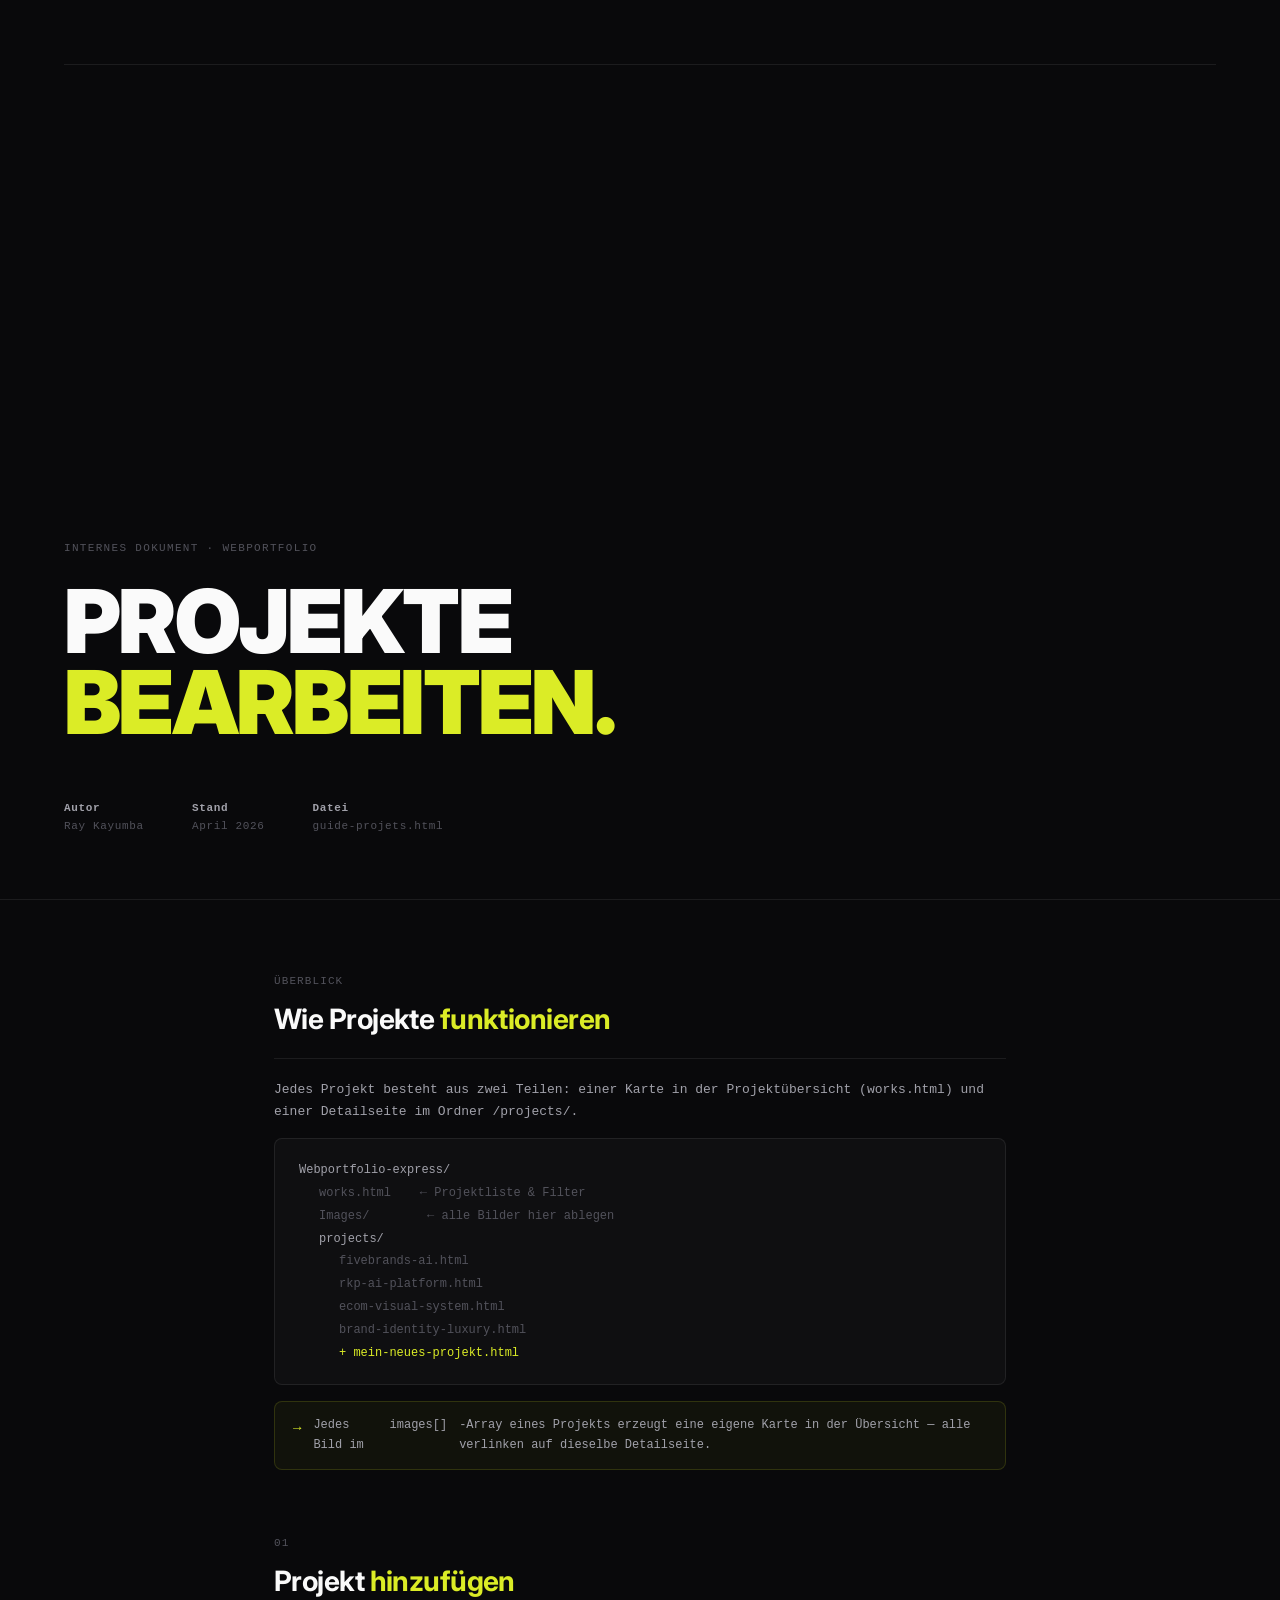
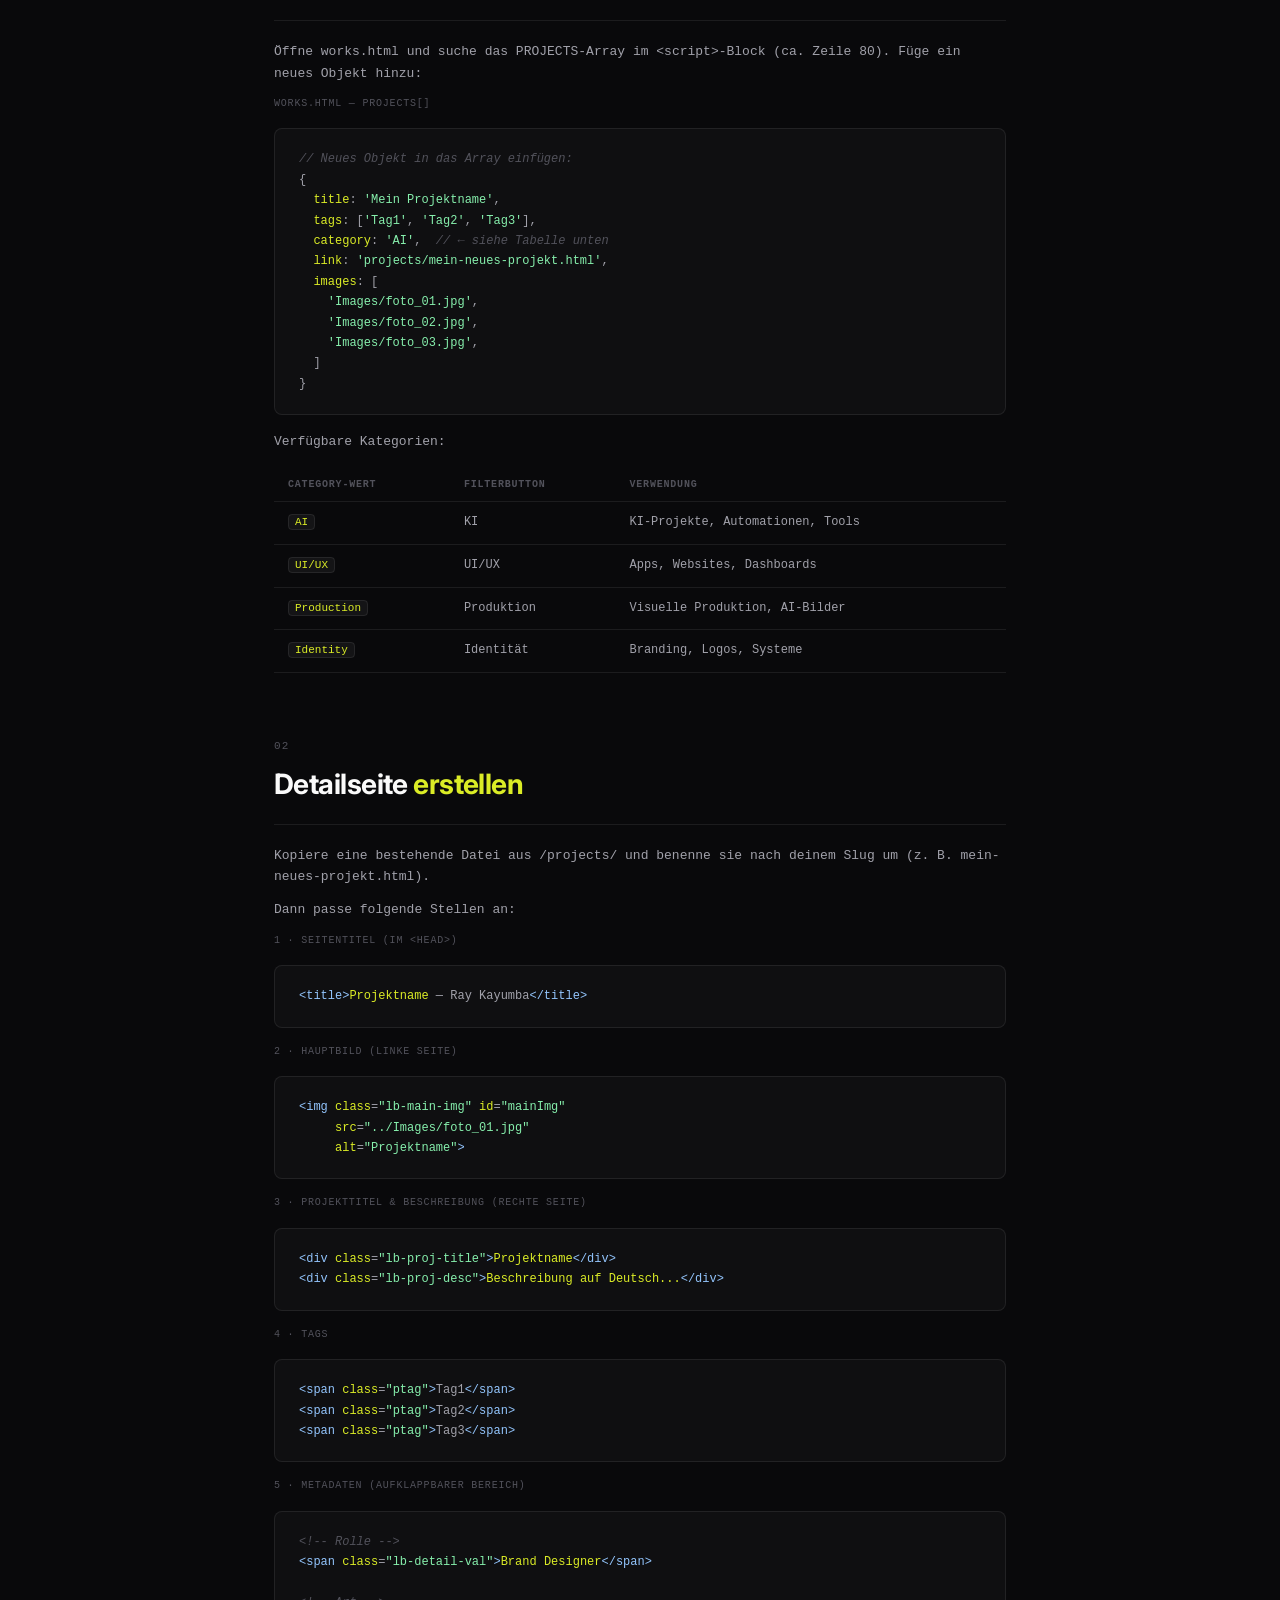
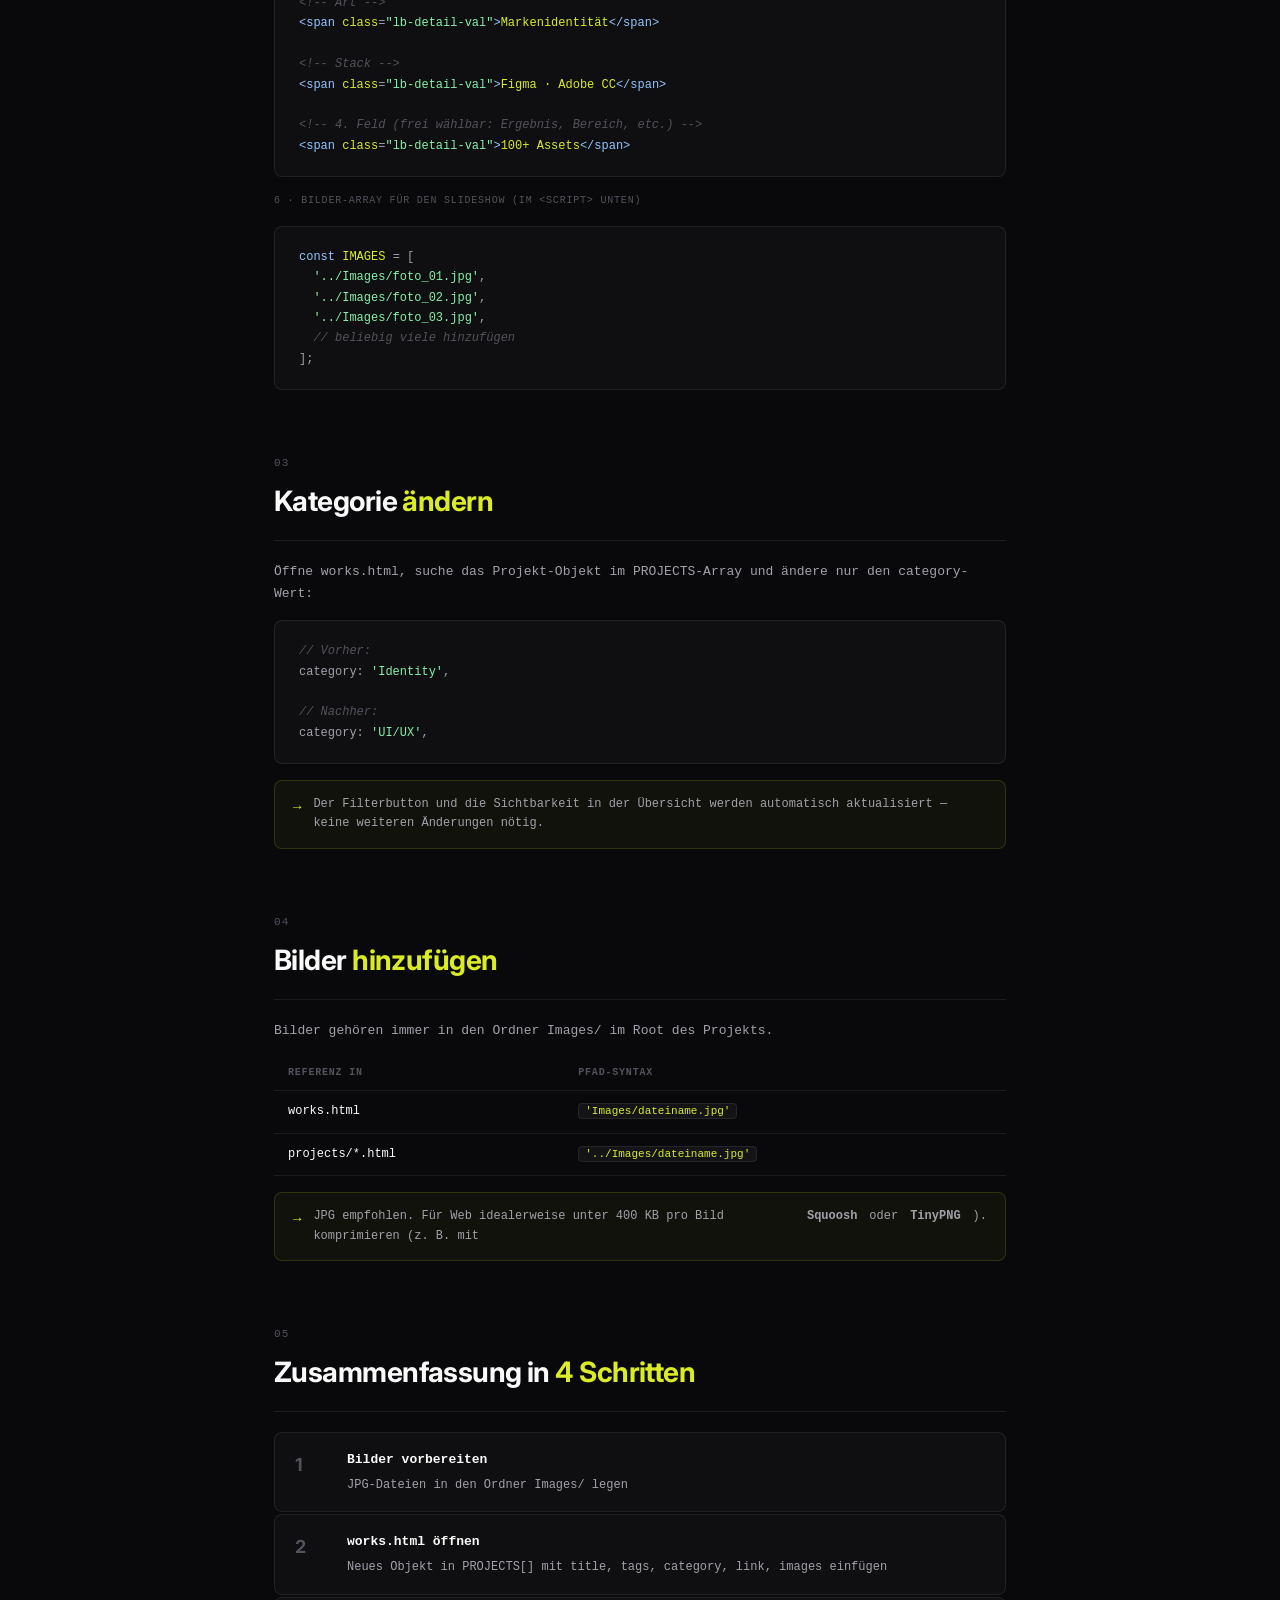
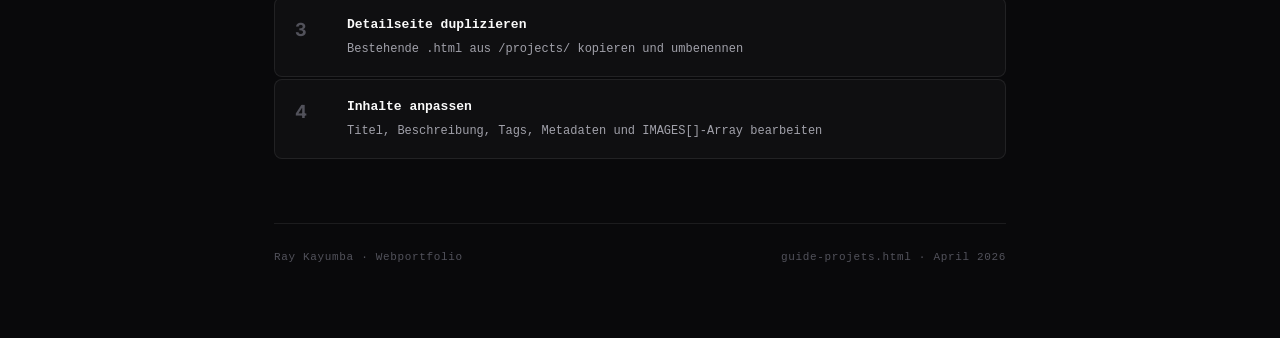
<file: guide-projets.html>
<!DOCTYPE html>
<html lang="de">
<head>
<meta charset="UTF-8">
<meta name="viewport" content="width=device-width, initial-scale=1.0">
<title>Guide — Projekte bearbeiten · Ray Kayumba</title>
<link rel="preconnect" href="https://fonts.googleapis.com">
<link href="https://fonts.googleapis.com/css2?family=Inter:ital,wght@0,300;0,400;0,500;0,700;0,900;1,400&family=Dela+Gothic+One&display=swap" rel="stylesheet">
<style>
  :root {
    --bg: #09090b;
    --bg-card: #0f0f11;
    --bg-subtle: #141416;
    --border: rgba(255,255,255,0.08);
    --border-strong: rgba(255,255,255,0.18);
    --text: #fafafa;
    --text-muted: #a1a1aa;
    --text-subtle: #52525b;
    --accent: #DBEC26;
    --green: #4ade80;
    --radius: 8px;
  }

  * { box-sizing: border-box; margin: 0; padding: 0; }

  body {
    background: var(--bg);
    color: var(--text);
    font-family: 'Geist Mono', monospace;
    font-size: 13px;
    line-height: 1.65;
    padding: 0;
  }

  /* ── COVER ── */
  .cover {
    height: 100vh;
    display: flex;
    flex-direction: column;
    justify-content: flex-end;
    padding: 64px;
    border-bottom: 1px solid var(--border);
    position: relative;
    page-break-after: always;
  }
  .cover-label {
    font-size: 11px;
    color: var(--text-subtle);
    letter-spacing: .12em;
    text-transform: uppercase;
    margin-bottom: 24px;
  }
  .cover-title {
    font-family: 'Inter', sans-serif;
    font-size: clamp(48px, 8vw, 88px);
    font-weight: 900;
    line-height: .92;
    letter-spacing: -.03em;
    text-transform: uppercase;
    color: var(--text);
    margin-bottom: 8px;
  }
  .cover-title span { color: var(--accent); display: block; }
  .cover-meta {
    margin-top: 48px;
    display: flex;
    gap: 48px;
    font-size: 11px;
    color: var(--text-subtle);
    letter-spacing: .06em;
  }
  .cover-meta strong { color: var(--text-muted); }
  .cover-rule {
    position: absolute;
    top: 64px; left: 64px; right: 64px;
    height: 1px;
    background: var(--border);
  }

  /* ── PAGE ── */
  .page {
    max-width: 860px;
    margin: 0 auto;
    padding: 72px 64px;
  }

  /* ── SECTION ── */
  .section { margin-bottom: 64px; page-break-inside: avoid; }

  .section-num {
    font-size: 11px;
    color: var(--text-subtle);
    letter-spacing: .1em;
    text-transform: uppercase;
    margin-bottom: 6px;
  }
  .section-title {
    font-family: 'Inter', sans-serif;
    font-size: 28px;
    font-weight: 700;
    letter-spacing: -.02em;
    margin-bottom: 20px;
    padding-bottom: 16px;
    border-bottom: 1px solid var(--border);
  }
  .section-title em { color: var(--accent); font-style: normal; }

  p { color: var(--text-muted); margin-bottom: 12px; }

  /* ── CODE BLOCK ── */
  .code-block {
    background: var(--bg-card);
    border: 1px solid var(--border);
    border-radius: var(--radius);
    padding: 20px 24px;
    margin: 16px 0;
    overflow: hidden;
  }
  .code-block pre {
    font-family: 'Geist Mono', monospace;
    font-size: 12px;
    color: var(--text-muted);
    line-height: 1.7;
    white-space: pre-wrap;
    word-break: break-word;
  }
  .code-block pre .kw  { color: #93c5fd; }
  .code-block pre .str { color: #86efac; }
  .code-block pre .cm  { color: var(--text-subtle); font-style: italic; }
  .code-block pre .hl  { color: var(--accent); }

  .code-label {
    font-size: 10px;
    color: var(--text-subtle);
    letter-spacing: .08em;
    text-transform: uppercase;
    margin-bottom: 8px;
  }

  /* ── TABLE ── */
  table {
    width: 100%;
    border-collapse: collapse;
    margin: 16px 0;
    font-size: 12px;
  }
  th {
    text-align: left;
    padding: 8px 14px;
    font-size: 10px;
    letter-spacing: .08em;
    text-transform: uppercase;
    color: var(--text-subtle);
    border-bottom: 1px solid var(--border);
  }
  td {
    padding: 11px 14px;
    border-bottom: 1px solid var(--border);
    color: var(--text-muted);
    vertical-align: top;
  }
  td:first-child { color: var(--text); font-weight: 500; }
  td code {
    background: var(--bg-subtle);
    border: 1px solid var(--border);
    border-radius: 4px;
    padding: 1px 6px;
    font-family: 'Geist Mono', monospace;
    font-size: 11px;
    color: var(--accent);
  }

  /* ── STEP CARDS ── */
  .steps { display: flex; flex-direction: column; gap: 2px; margin: 16px 0; }
  .step {
    display: grid;
    grid-template-columns: 36px 1fr;
    gap: 16px;
    align-items: start;
    padding: 16px 20px;
    background: var(--bg-card);
    border: 1px solid var(--border);
    border-radius: var(--radius);
  }
  .step-num {
    font-family: 'Inter', sans-serif;
    font-size: 18px;
    font-weight: 700;
    color: var(--text-subtle);
    padding-top: 1px;
  }
  .step-body strong { color: var(--text); display: block; margin-bottom: 3px; font-size: 13px; }
  .step-body span { color: var(--text-muted); font-size: 12px; }

  /* ── NOTE BOX ── */
  .note {
    display: flex;
    gap: 12px;
    padding: 14px 18px;
    background: rgba(219,236,38,.04);
    border: 1px solid rgba(219,236,38,.15);
    border-radius: var(--radius);
    margin: 16px 0;
    font-size: 12px;
    color: var(--text-muted);
    line-height: 1.6;
  }
  .note-icon { color: var(--accent); font-size: 14px; flex-shrink: 0; margin-top: 1px; }

  /* ── FILE TREE ── */
  .tree {
    background: var(--bg-card);
    border: 1px solid var(--border);
    border-radius: var(--radius);
    padding: 20px 24px;
    margin: 16px 0;
    font-size: 12px;
    line-height: 1.9;
  }
  .tree .folder { color: var(--text-muted); }
  .tree .file   { color: var(--text-subtle); padding-left: 20px; }
  .tree .file.new { color: var(--accent); }
  .tree .file.new::before { content: '+ '; }

  /* ── PRINT ── */
  @media print {
    body { background: #09090b !important; -webkit-print-color-adjust: exact; print-color-adjust: exact; }
    .cover { page-break-after: always; }
    .section { page-break-inside: avoid; }
  }
</style>
</head>
<body>

<!-- COVER -->
<div class="cover">
  <div class="cover-rule"></div>
  <div class="cover-label">Internes Dokument · Webportfolio</div>
  <div class="cover-title">
    Projekte<br>
    <span>Bearbeiten.</span>
  </div>
  <div class="cover-meta">
    <div><strong>Autor</strong><br>Ray Kayumba</div>
    <div><strong>Stand</strong><br>April 2026</div>
    <div><strong>Datei</strong><br>guide-projets.html</div>
  </div>
</div>

<div class="page">

  <!-- OVERVIEW -->
  <div class="section">
    <div class="section-num">Überblick</div>
    <div class="section-title">Wie Projekte <em>funktionieren</em></div>
    <p>Jedes Projekt besteht aus zwei Teilen: einer Karte in der Projektübersicht (<code>works.html</code>) und einer Detailseite im Ordner <code>/projects/</code>.</p>

    <div class="tree">
      <div class="folder">Webportfolio-express/</div>
      <div class="file">works.html &nbsp;&nbsp;&nbsp;<span style="color:var(--text-subtle)">← Projektliste &amp; Filter</span></div>
      <div class="file">Images/ &nbsp;&nbsp;&nbsp;&nbsp;&nbsp;&nbsp;&nbsp;<span style="color:var(--text-subtle)">← alle Bilder hier ablegen</span></div>
      <div class="folder" style="padding-left:20px">projects/</div>
      <div class="file" style="padding-left:40px">fivebrands-ai.html</div>
      <div class="file" style="padding-left:40px">rkp-ai-platform.html</div>
      <div class="file" style="padding-left:40px">ecom-visual-system.html</div>
      <div class="file" style="padding-left:40px">brand-identity-luxury.html</div>
      <div class="file new" style="padding-left:40px">mein-neues-projekt.html</div>
    </div>

    <div class="note">
      <div class="note-icon">→</div>
      Jedes Bild im <code>images[]</code>-Array eines Projekts erzeugt eine eigene Karte in der Übersicht — alle verlinken auf dieselbe Detailseite.
    </div>
  </div>

  <!-- SECTION 1 -->
  <div class="section">
    <div class="section-num">01</div>
    <div class="section-title">Projekt <em>hinzufügen</em></div>

    <p>Öffne <code>works.html</code> und suche das <code>PROJECTS</code>-Array im <code>&lt;script&gt;</code>-Block (ca. Zeile 80). Füge ein neues Objekt hinzu:</p>

    <div class="code-label">works.html — PROJECTS[]</div>
    <div class="code-block"><pre><span class="cm">// Neues Objekt in das Array einfügen:</span>
{
  <span class="hl">title</span>: <span class="str">'Mein Projektname'</span>,
  <span class="hl">tags</span>: [<span class="str">'Tag1'</span>, <span class="str">'Tag2'</span>, <span class="str">'Tag3'</span>],
  <span class="hl">category</span>: <span class="str">'AI'</span>,  <span class="cm">// ← siehe Tabelle unten</span>
  <span class="hl">link</span>: <span class="str">'projects/mein-neues-projekt.html'</span>,
  <span class="hl">images</span>: [
    <span class="str">'Images/foto_01.jpg'</span>,
    <span class="str">'Images/foto_02.jpg'</span>,
    <span class="str">'Images/foto_03.jpg'</span>,
  ]
}</pre></div>

    <p style="margin-top:16px">Verfügbare Kategorien:</p>
    <table>
      <tr><th>category-Wert</th><th>Filterbutton</th><th>Verwendung</th></tr>
      <tr><td><code>AI</code></td><td>KI</td><td>KI-Projekte, Automationen, Tools</td></tr>
      <tr><td><code>UI/UX</code></td><td>UI/UX</td><td>Apps, Websites, Dashboards</td></tr>
      <tr><td><code>Production</code></td><td>Produktion</td><td>Visuelle Produktion, AI-Bilder</td></tr>
      <tr><td><code>Identity</code></td><td>Identität</td><td>Branding, Logos, Systeme</td></tr>
    </table>
  </div>

  <!-- SECTION 2 -->
  <div class="section">
    <div class="section-num">02</div>
    <div class="section-title">Detailseite <em>erstellen</em></div>

    <p>Kopiere eine bestehende Datei aus <code>/projects/</code> und benenne sie nach deinem Slug um (z. B. <code>mein-neues-projekt.html</code>).</p>

    <p style="margin-top:8px">Dann passe folgende Stellen an:</p>

    <div class="code-label">1 · Seitentitel (im &lt;head&gt;)</div>
    <div class="code-block"><pre><span class="kw">&lt;title&gt;</span><span class="hl">Projektname</span> — Ray Kayumba<span class="kw">&lt;/title&gt;</span></pre></div>

    <div class="code-label">2 · Hauptbild (linke Seite)</div>
    <div class="code-block"><pre><span class="kw">&lt;img</span> <span class="hl">class</span>=<span class="str">"lb-main-img"</span> <span class="hl">id</span>=<span class="str">"mainImg"</span>
     <span class="hl">src</span>=<span class="str">"../Images/foto_01.jpg"</span>
     <span class="hl">alt</span>=<span class="str">"Projektname"</span><span class="kw">&gt;</span></pre></div>

    <div class="code-label">3 · Projekttitel &amp; Beschreibung (rechte Seite)</div>
    <div class="code-block"><pre><span class="kw">&lt;div</span> <span class="hl">class</span>=<span class="str">"lb-proj-title"</span><span class="kw">&gt;</span><span class="hl">Projektname</span><span class="kw">&lt;/div&gt;</span>
<span class="kw">&lt;div</span> <span class="hl">class</span>=<span class="str">"lb-proj-desc"</span><span class="kw">&gt;</span><span class="hl">Beschreibung auf Deutsch...</span><span class="kw">&lt;/div&gt;</span></pre></div>

    <div class="code-label">4 · Tags</div>
    <div class="code-block"><pre><span class="kw">&lt;span</span> <span class="hl">class</span>=<span class="str">"ptag"</span><span class="kw">&gt;</span>Tag1<span class="kw">&lt;/span&gt;</span>
<span class="kw">&lt;span</span> <span class="hl">class</span>=<span class="str">"ptag"</span><span class="kw">&gt;</span>Tag2<span class="kw">&lt;/span&gt;</span>
<span class="kw">&lt;span</span> <span class="hl">class</span>=<span class="str">"ptag"</span><span class="kw">&gt;</span>Tag3<span class="kw">&lt;/span&gt;</span></pre></div>

    <div class="code-label">5 · Metadaten (aufklappbarer Bereich)</div>
    <div class="code-block"><pre><span class="cm">&lt;!-- Rolle --&gt;</span>
<span class="kw">&lt;span</span> <span class="hl">class</span>=<span class="str">"lb-detail-val"</span><span class="kw">&gt;</span><span class="hl">Brand Designer</span><span class="kw">&lt;/span&gt;</span>

<span class="cm">&lt;!-- Art --&gt;</span>
<span class="kw">&lt;span</span> <span class="hl">class</span>=<span class="str">"lb-detail-val"</span><span class="kw">&gt;</span><span class="hl">Markenidentität</span><span class="kw">&lt;/span&gt;</span>

<span class="cm">&lt;!-- Stack --&gt;</span>
<span class="kw">&lt;span</span> <span class="hl">class</span>=<span class="str">"lb-detail-val"</span><span class="kw">&gt;</span><span class="hl">Figma · Adobe CC</span><span class="kw">&lt;/span&gt;</span>

<span class="cm">&lt;!-- 4. Feld (frei wählbar: Ergebnis, Bereich, etc.) --&gt;</span>
<span class="kw">&lt;span</span> <span class="hl">class</span>=<span class="str">"lb-detail-val"</span><span class="kw">&gt;</span><span class="hl">100+ Assets</span><span class="kw">&lt;/span&gt;</span></pre></div>

    <div class="code-label">6 · Bilder-Array für den Slideshow (im &lt;script&gt; unten)</div>
    <div class="code-block"><pre><span class="kw">const</span> <span class="hl">IMAGES</span> = [
  <span class="str">'../Images/foto_01.jpg'</span>,
  <span class="str">'../Images/foto_02.jpg'</span>,
  <span class="str">'../Images/foto_03.jpg'</span>,
  <span class="cm">// beliebig viele hinzufügen</span>
];</pre></div>
  </div>

  <!-- SECTION 3 -->
  <div class="section">
    <div class="section-num">03</div>
    <div class="section-title">Kategorie <em>ändern</em></div>

    <p>Öffne <code>works.html</code>, suche das Projekt-Objekt im <code>PROJECTS</code>-Array und ändere nur den <code>category</code>-Wert:</p>

    <div class="code-block"><pre><span class="cm">// Vorher:</span>
category: <span class="str">'Identity'</span>,

<span class="cm">// Nachher:</span>
category: <span class="str">'UI/UX'</span>,</pre></div>

    <div class="note">
      <div class="note-icon">→</div>
      Der Filterbutton und die Sichtbarkeit in der Übersicht werden automatisch aktualisiert — keine weiteren Änderungen nötig.
    </div>
  </div>

  <!-- SECTION 4 -->
  <div class="section">
    <div class="section-num">04</div>
    <div class="section-title">Bilder <em>hinzufügen</em></div>

    <p>Bilder gehören immer in den Ordner <code>Images/</code> im Root des Projekts.</p>

    <table>
      <tr><th>Referenz in</th><th>Pfad-Syntax</th></tr>
      <tr><td>works.html</td><td><code>'Images/dateiname.jpg'</code></td></tr>
      <tr><td>projects/*.html</td><td><code>'../Images/dateiname.jpg'</code></td></tr>
    </table>

    <div class="note">
      <div class="note-icon">→</div>
      JPG empfohlen. Für Web idealerweise unter 400 KB pro Bild komprimieren (z. B. mit <strong>Squoosh</strong> oder <strong>TinyPNG</strong>).
    </div>
  </div>

  <!-- SECTION 5 -->
  <div class="section">
    <div class="section-num">05</div>
    <div class="section-title">Zusammenfassung in <em>4 Schritten</em></div>

    <div class="steps">
      <div class="step">
        <div class="step-num">1</div>
        <div class="step-body">
          <strong>Bilder vorbereiten</strong>
          <span>JPG-Dateien in den Ordner <code>Images/</code> legen</span>
        </div>
      </div>
      <div class="step">
        <div class="step-num">2</div>
        <div class="step-body">
          <strong>works.html öffnen</strong>
          <span>Neues Objekt in <code>PROJECTS[]</code> mit title, tags, category, link, images einfügen</span>
        </div>
      </div>
      <div class="step">
        <div class="step-num">3</div>
        <div class="step-body">
          <strong>Detailseite duplizieren</strong>
          <span>Bestehende <code>.html</code> aus <code>/projects/</code> kopieren und umbenennen</span>
        </div>
      </div>
      <div class="step">
        <div class="step-num">4</div>
        <div class="step-body">
          <strong>Inhalte anpassen</strong>
          <span>Titel, Beschreibung, Tags, Metadaten und <code>IMAGES[]</code>-Array bearbeiten</span>
        </div>
      </div>
    </div>
  </div>

  <!-- FOOTER -->
  <div style="border-top:1px solid var(--border);padding-top:24px;display:flex;justify-content:space-between;font-size:11px;color:var(--text-subtle);letter-spacing:.06em;">
    <span>Ray Kayumba · Webportfolio</span>
    <span>guide-projets.html · April 2026</span>
  </div>

</div>
</body>
</html>
</file>
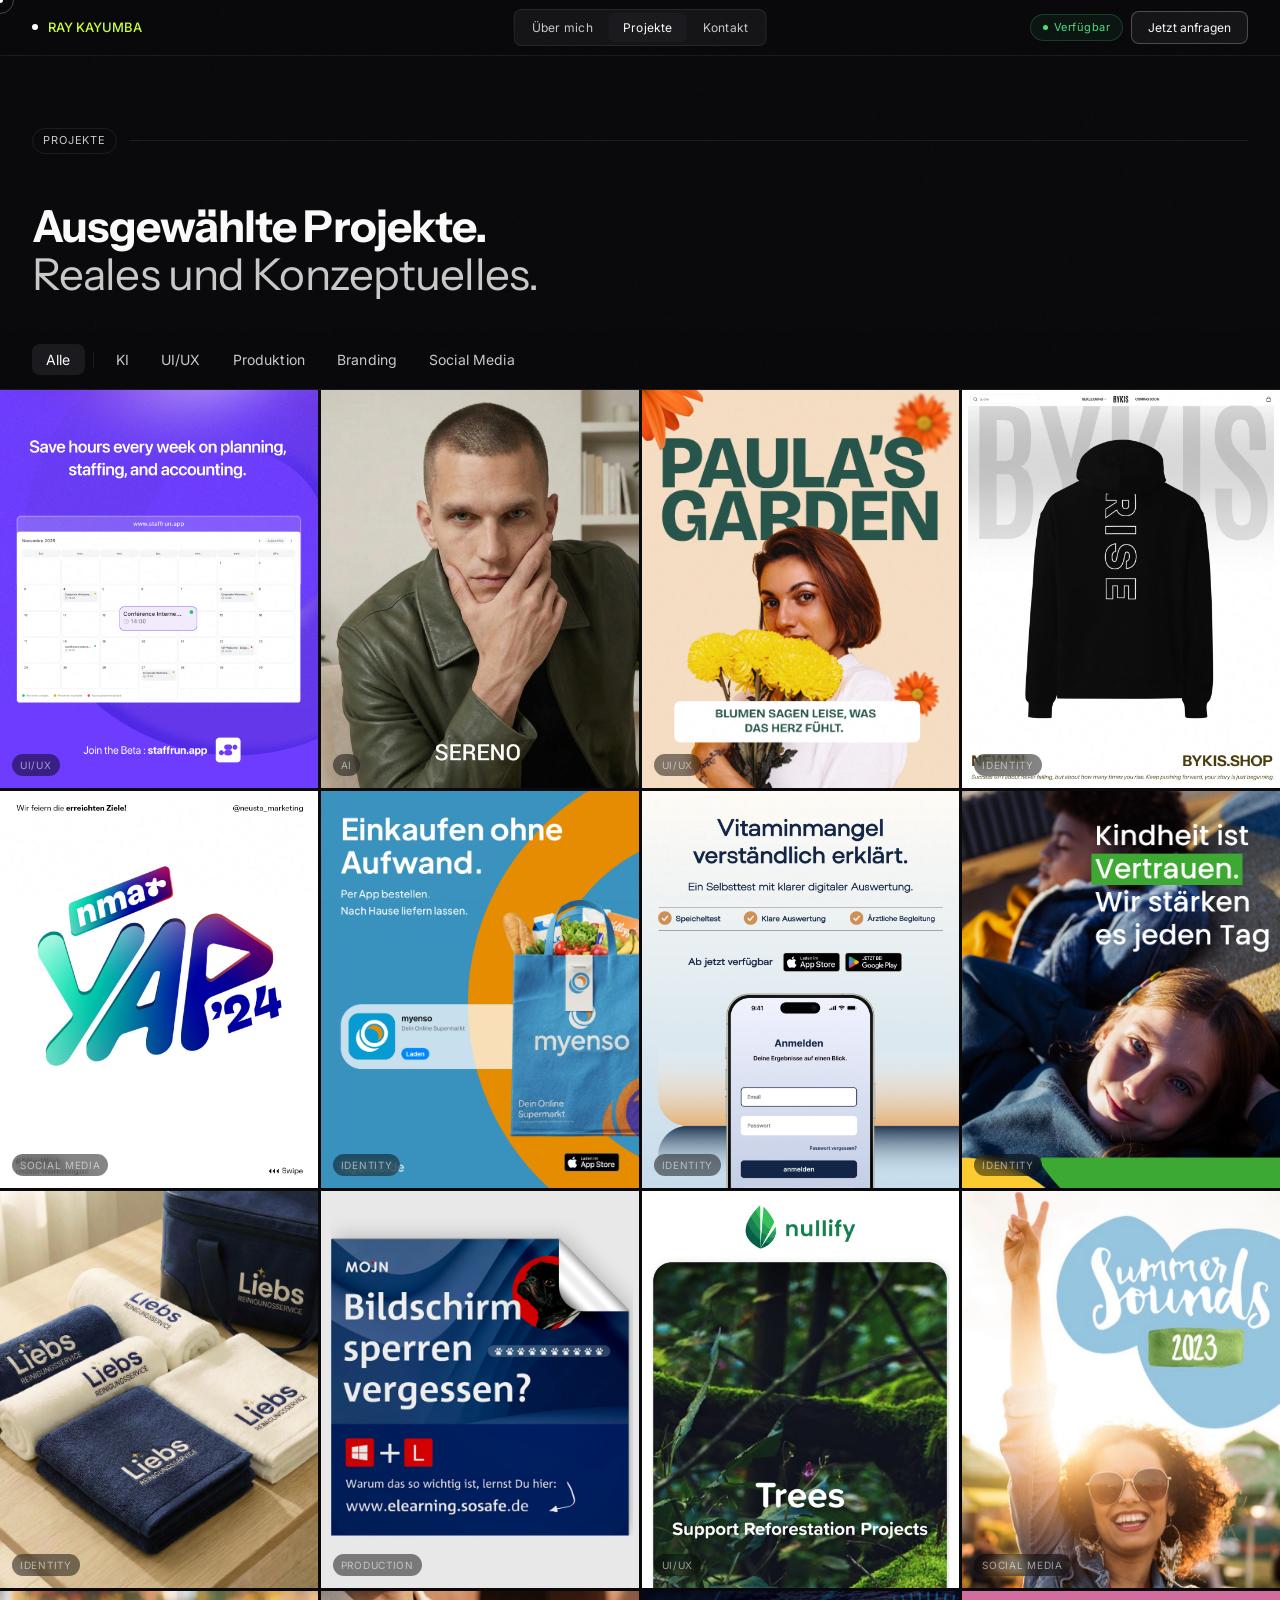
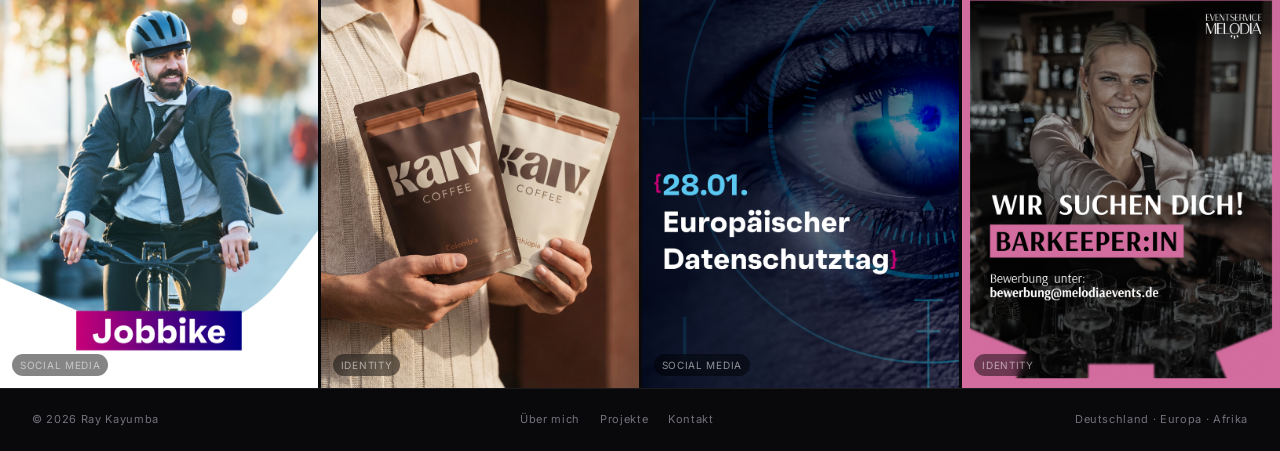
<file: projects/project.html>
<!DOCTYPE html>
<html lang="de">
<head>
<meta charset="UTF-8">
<meta name="viewport" content="width=device-width, initial-scale=1.0">
<title>Projekt — Ray Kayumba</title>
<link rel="icon" type="image/png" href="../Images/RKP_fav.png">
<link rel="preconnect" href="https://fonts.googleapis.com">
<link href="https://fonts.googleapis.com/css2?family=Inter:ital,wght@0,300;0,400;0,500;0,700;0,900;1,400&family=Instrument+Sans:wght@400;700&display=swap" rel="stylesheet">
<link rel="stylesheet" href="../style.css">
</head>
<body>

<div class="cursor" id="cursor"></div>
<div class="cursor-ring" id="ring"></div>

<nav>
  <a href="../index.html" class="nav-logo">
    <div class="nav-dot"></div>
    RAY KAYUMBA
  </a>
  <div class="nav-center">
    <a href="../index.html#about">Über mich</a>
    <a href="../works.html" class="nav-active">Projekte</a>
    <a href="../index.html#contact">Kontakt</a>
  </div>
  <div class="nav-right">
    <div class="badge-avail"><span></span>Verfügbar</div>
    <a href="../index.html#contact" class="btn-nav">Jetzt anfragen</a>
    <button class="nav-menu-btn" id="menuBtn" aria-label="Menu" aria-expanded="false">
      <span></span><span></span><span></span>
    </button>
  </div>
</nav>

<div class="mobile-menu-overlay" id="menuOverlay"></div>
<div class="mobile-menu" id="mobileMenu">
  <a href="../index.html#about">Über mich</a>
  <a href="../works.html">Projekte</a>
  <a href="../index.html#contact">Kontakt</a>
  <a href="../index.html#contact" class="mobile-menu-cta">Jetzt anfragen →</a>
</div>

<div class="proj-detail-page" id="detailPage">

  <!-- LEFT: slideshow -->
  <div class="lb-left">
    <div class="lb-img-wrap">
      <img class="lb-main-img" id="mainImg" src="" alt="">
    </div>
    <button class="lb-nav lb-prev" id="prevBtn">←</button>
    <button class="lb-nav lb-next" id="nextBtn">→</button>
    <div class="lb-thumbs" id="thumbs"></div>
  </div>

  <!-- RIGHT: info panel -->
  <div class="lb-right">
    <div class="lb-right-inner">

      <div class="lb-top-actions">
        <button class="lb-action-btn" id="closeBtn" title="Zurück zu Projekten">✕</button>
      </div>

      <div class="lb-meta-header">
        <div class="lb-avatar"><img src="../Images/avatar_ray.jpg" alt="Ray Kayumba" style="width:100%;height:100%;object-fit:cover;border-radius:50%;"></div>
        <div>
          <div class="lb-author">Ray Kayumba</div>
          <div class="lb-date" id="projYear"></div>
        </div>
      </div>

      <div class="lb-section">
        <div class="lb-section-label">Projekt</div>
        <div class="lb-proj-title" id="projTitle"></div>
      </div>

      <div class="lb-section" style="margin-top:16px">
        <div class="lb-section-label">Beschreibung</div>
        <div class="lb-proj-desc" id="projDesc"></div>
      </div>

      <div class="lb-proj-tags" id="projTags" style="margin-top:16px"></div>

      <div class="lb-details-toggle" id="lbToggle">
        Details anzeigen
        <span class="lb-chevron" id="lbChevron">∧</span>
      </div>

      <div class="lb-details-body open" id="lbDetailsBody"></div>

      <div class="lb-cta-grid lb-cta-single" style="margin-top:24px">
        <a href="../index.html#contact" class="lb-cta-btn lb-cta-primary">Kontakt aufnehmen</a>
      </div>

    </div>
  </div>

</div>

<script src="../projects.js"></script>
<script src="../script.js"></script>
<script>
// ── Lire le slug depuis l'URL ──────────────────────────────────────────────
const slug = new URLSearchParams(location.search).get('slug');
const proj = PROJECTS.find(p => p.slug === slug);

if (!proj) {
  location.href = '../works.html';
}

// ── Remplir le titre de la page ───────────────────────────────────────────
document.title = proj.title + ' — Ray Kayumba';

// ── Remplir le panneau droit ──────────────────────────────────────────────
document.getElementById('projYear').textContent = proj.year || '';
document.getElementById('projTitle').textContent = proj.title;
document.getElementById('projDesc').textContent = proj.description;

const tagsEl = document.getElementById('projTags');
proj.tags.forEach(t => {
  const s = document.createElement('span');
  s.className = 'ptag';
  s.textContent = t;
  tagsEl.appendChild(s);
});

const details = document.getElementById('lbDetailsBody');
const rows = [
  { key: 'Rolle', val: proj.role },
  { key: 'Art',   val: proj.type },
  { key: 'Stack', val: proj.stack },
];
if (proj.extra) rows.push({ key: proj.extra.key, val: proj.extra.val });

rows.forEach(r => {
  details.innerHTML += `
    <div class="lb-detail-row">
      <span class="lb-detail-key">${r.key}</span>
      <span class="lb-detail-val">${r.val}</span>
    </div>`;
});

// ── Slideshow ─────────────────────────────────────────────────────────────
// Les images sont dans Images/{slug}/ relatif à la racine du site,
// mais ce fichier est dans projects/ → préfixe ../
const IMAGES = proj.images.map(img => '../' + proj.folder + '/' + img);
let current = 0;
const mainImg = document.getElementById('mainImg');
const thumbsEl = document.getElementById('thumbs');

mainImg.src = IMAGES[0];
mainImg.alt = proj.title;

function renderThumbs() {
  thumbsEl.innerHTML = IMAGES.map((src, i) => `
    <div class="lb-thumb ${i === current ? 'active' : ''}" data-i="${i}">
      <img src="${src}" alt="" loading="lazy">
    </div>
  `).join('');
  thumbsEl.querySelectorAll('.lb-thumb').forEach(th => {
    th.addEventListener('click', () => { current = parseInt(th.dataset.i); go(); });
  });
  const active = thumbsEl.querySelector('.lb-thumb.active');
  if (active) thumbsEl.scrollLeft = active.offsetLeft - thumbsEl.offsetWidth / 2 + active.offsetWidth / 2;
}

function go() {
  mainImg.style.opacity = '0';
  setTimeout(() => { mainImg.src = IMAGES[current]; mainImg.style.opacity = '1'; }, 120);
  renderThumbs();
}

function navigate(dir, e) {
  if (e) { e.preventDefault(); e.currentTarget.blur(); }
  current = (current + dir + IMAGES.length) % IMAGES.length;
  go();
}

document.getElementById('prevBtn').addEventListener('click', e => navigate(-1, e));
document.getElementById('nextBtn').addEventListener('click', e => navigate(1, e));
document.addEventListener('keydown', e => {
  if (e.key === 'ArrowLeft')  navigate(-1);
  if (e.key === 'ArrowRight') navigate(1);
});

// ── Bouton fermer ─────────────────────────────────────────────────────────
document.getElementById('closeBtn').addEventListener('click', () => {
  if (document.referrer.includes('works')) history.back();
  else location.href = '../works.html';
});

// ── Accordion ─────────────────────────────────────────────────────────────
const toggle = document.getElementById('lbToggle');
const body   = document.getElementById('lbDetailsBody');
const chev   = document.getElementById('lbChevron');
let open = true;
toggle.addEventListener('click', () => {
  open = !open;
  body.classList.toggle('open', open);
  chev.style.transform = open ? '' : 'rotate(180deg)';
});

renderThumbs();
</script>
</body>
</html>
</file>
<file: style.css>
:root {
  --bg: #09090b;
  --bg-card: #0f0f11;
  --bg-subtle: #141416;
  --bg-hover: #1a1a1e;
  --border: rgba(255,255,255,0.08);
  --border-hover: rgba(255,255,255,0.16);
  --border-strong: rgba(255,255,255,0.24);
  --text: #fafafa;
  --text-muted: #c9c9c9;
  --text-subtle: #72727d;
  --accent: #CEFF3B;
  --white: #ffffff;
  --radius: 8px;
  --radius-lg: 12px;
}
*,*::before,*::after{box-sizing:border-box;margin:0;padding:0}
html{scroll-behavior:smooth}
body{background:var(--bg);color:var(--text);font-family:'Inter',sans-serif;font-size:13px;font-weight:400;line-height:1.6;overflow-x:hidden;cursor:none}

/* noise */
body::after{content:'';position:fixed;inset:0;background-image:url("data:image/svg+xml,%3Csvg viewBox='0 0 200 200' xmlns='http://www.w3.org/2000/svg'%3E%3Cfilter id='n'%3E%3CfeTurbulence type='fractalNoise' baseFrequency='0.85' numOctaves='4' stitchTiles='stitch'/%3E%3C/filter%3E%3Crect width='100%25' height='100%25' filter='url(%23n)' opacity='0.035'/%3E%3C/svg%3E");pointer-events:none;z-index:9999;opacity:0.5}

/* cursor */
.cursor{position:fixed;width:6px;height:6px;background:#fff;border-radius:50%;pointer-events:none;z-index:10000;transform:translate(-50%,-50%);transition:transform .1s,background .2s}
.cursor-ring{position:fixed;width:28px;height:28px;border:1px solid rgba(255,255,255,.25);border-radius:50%;pointer-events:none;z-index:9999;transform:translate(-50%,-50%);transition:width .2s,height .2s,opacity .2s}

/* nav */
nav{position:fixed;top:0;left:0;right:0;z-index:200;display:flex;justify-content:space-between;align-items:center;padding:0 32px;height:56px;border-bottom:1px solid var(--border);background:rgba(9,9,11,.85);backdrop-filter:blur(12px);-webkit-backdrop-filter:blur(12px)}
.nav-logo{font-size:13px;font-weight:500;color:var(--accent);text-decoration:none;display:flex;align-items:center;gap:10px}
.nav-dot{width:6px;height:6px;background:#fff;border-radius:50%;animation:pulse 2.5s infinite}
@keyframes pulse{0%,100%{opacity:1;transform:scale(1)}50%{opacity:.3;transform:scale(.7)}}
.nav-center{position:absolute;left:50%;transform:translateX(-50%);display:flex;gap:2px;background:var(--bg-subtle);border:1px solid var(--border);border-radius:var(--radius);padding:3px}
.nav-center a{padding:5px 14px;border-radius:6px;font-size:12px;color:var(--text-muted);text-decoration:none;transition:background .15s,color .15s;letter-spacing:.02em}
.nav-center a:hover{background:var(--bg-hover);color:var(--text)}
.nav-right{display:flex;align-items:center;gap:8px}
.badge-avail{display:flex;align-items:center;gap:6px;padding:4px 12px;border-radius:99px;border:1px solid rgba(74,222,128,.2);background:rgba(74,222,128,.06);font-size:11px;color:#4ade80;letter-spacing:.04em}
.badge-avail span{width:5px;height:5px;background:#4ade80;border-radius:50%;animation:pulse 2s infinite}
.btn-nav{padding:6px 16px;border-radius:var(--radius);border:1px solid var(--border-strong);background:var(--bg-subtle);color:var(--text);font-family:'Inter',sans-serif;font-size:12px;cursor:none;text-decoration:none;transition:background .15s,border-color .15s}
.btn-nav:hover{background:var(--bg-hover);border-color:var(--border-hover)}

/* hero */
#hero{position:relative;height:100vh;background-image:url('Images/rk_hero-bg.png');background-size:cover;background-position:center top;display:flex;align-items:flex-end;overflow:hidden;margin:0;padding:0}
.hero-overlay{position:absolute;inset:0;background:linear-gradient(to right,rgba(0,0,0,.68) 0%,rgba(0,0,0,.12) 65%,transparent 100%);pointer-events:none;z-index:1}
.hero-content{position:relative;z-index:2;padding:0 48px 94px}
.hero-h1{font-family:'Instrument Sans',sans-serif;font-size:clamp(48px,13vw,124px);font-weight:700;line-height:.93;letter-spacing:-.03em;text-transform:uppercase;margin-bottom:12px;opacity:0;animation:fadeUp .7s .2s forwards;color:var(--accent)}
.hero-pretitle{font-family:'Inter',sans-serif;font-size:11px;font-weight:400;color:rgba(255,255,255,.35);letter-spacing:.14em;text-transform:uppercase;margin-bottom:20px;opacity:0;animation:fadeUp .7s .05s forwards}
.hero-role{font-family:'Inter',sans-serif;font-size:clamp(13px,1.4vw,18px);font-weight:400;color:rgba(255,255,255,.7);letter-spacing:.06em;opacity:0;animation:fadeUp .7s .35s forwards}
.hero-tagline{font-family:'Inter',sans-serif;font-size:clamp(18px,2vw,26px);font-weight:400;font-style:italic;color:rgba(255,255,255,.5);line-height:1.35;margin-top:20px;opacity:0;animation:fadeUp .7s .52s forwards}
.hero-scroll{position:absolute;bottom:32px;left:50%;transform:translateX(-50%);font-size:20px;color:rgba(255,255,255,.22);opacity:0;animation:fadeUp .5s 2s forwards,scrollBounce 2s 2.5s ease-in-out infinite;z-index:3;pointer-events:none;cursor:none}
@keyframes scrollBounce{0%,100%{transform:translateX(-50%) translateY(0)}50%{transform:translateX(-50%) translateY(7px)}}
.hero-floats{position:absolute;inset:0;pointer-events:none;z-index:2}
.hero-float{position:absolute;font-family:'Inter',sans-serif;font-size:12px;font-weight:600;color:rgba(255,255,255,.7);line-height:1.45;opacity:0;animation:floatReveal .5s ease forwards}
.hf-1{top:18%;left:63%;animation-delay:.5s}.hf-2{top:10%;left:80%;animation-delay:.65s}.hf-3{top:28%;left:72%;animation-delay:.8s}.hf-4{top:40%;left:82%;animation-delay:.95s}.hf-5{top:52%;left:65%;animation-delay:1.1s}.hf-6{top:62%;left:80%;animation-delay:1.25s}.hf-7{top:73%;left:66%;animation-delay:1.4s}.hf-8{top:82%;left:82%;animation-delay:1.55s}
.btn-primary{display:inline-flex;align-items:center;gap:8px;padding:10px 24px;background:var(--white);color:var(--bg);border-radius:var(--radius);font-family:'Inter',sans-serif;font-size:13px;font-weight:500;text-decoration:none;border:1px solid transparent;transition:background .15s,transform .15s;cursor:none}
.btn-primary:hover{background:var(--accent);transform:translateY(-1px)}
.btn-secondary{display:inline-flex;align-items:center;gap:8px;padding:10px 24px;background:transparent;color:var(--text);border-radius:var(--radius);font-family:'Inter',sans-serif;font-size:13px;text-decoration:none;border:1px solid var(--border);transition:background .15s,border-color .15s;cursor:none}
.btn-secondary:hover{background:var(--bg-hover);border-color:var(--border-hover)}
.hero-stats{display:flex;gap:6px;margin-top:38px;opacity:0;animation:fadeUp .7s .5s forwards;margin-right:32px;margin-left:32px}
.hero-stat{flex:1;padding:20px 24px;border:1px solid var(--border);border-radius:var(--radius);background:var(--bg-card);transition:border-color .2s,background .2s}
.hero-stat:hover{border-color:var(--border-hover);background:var(--bg-subtle)}
.stat-val{font-family:'Instrument Sans',sans-serif;font-size:28px;font-weight:400;line-height:1;color:var(--accent)}
.stat-label{font-size:12px;color:var(--text-muted);letter-spacing:.06em; margin-top: 12px}

/* sep */
.sep{border:none;border-top:1px solid var(--border);margin:0 32px;}

/* container */
.container{margin:32px auto;padding:0px 32px}
.sec-header{display:flex;align-items:center;gap:12px;margin-bottom:48px}
.sec-chip{display:inline-flex;align-items:center;gap:6px;padding:3px 10px;border-radius:99px;border:1px solid var(--border);font-size:11px;color:var(--text-muted);letter-spacing:.08em;text-transform:uppercase}
.sec-line{flex:1;height:1px;background:var(--border)}
h2{font-family:'Instrument Sans',sans-serif;font-size:clamp(28px,3.5vw,44px);font-weight:700;line-height:1.1;letter-spacing:-.02em;margin-bottom:32px}
h2 em{color:var(--text-muted);font-style:normal;font-weight:400}

/* about */
.about-grid{display:grid;grid-template-columns:1fr 1.1fr;gap:48px;align-items:center}
.card{background:var(--bg-card);border:1px solid var(--border);border-radius:var(--radius-lg);padding:28px;transition:border-color .2s}
.card:hover{border-color:var(--border-hover)}
.card p{font-size:14px;color:var(--text-muted);line-height:1.85;margin-bottom:14px}
.card p:last-of-type{margin-bottom:0}
.card strong{color:var(--text);font-weight:500}

/* stacked cards */
.about-stack{position:relative;width:100%;aspect-ratio:3/4;max-height:480px}
.astack-card{position:absolute;inset:0;width:82%;margin:auto;border-radius:14px;overflow:hidden;border:1px solid var(--border);box-shadow:0 12px 40px rgba(0,0,0,.55);opacity:0;transition:transform .45s cubic-bezier(.22,.68,0,1.2),opacity .35s ease;cursor:pointer}
.astack-card.shown{opacity:1}
.astack-card img{width:100%;height:100%;object-fit:cover;display:block}
/* stack position resting states: sp-1=top, sp-4=bottom */
.sp-1{z-index:4;transform:rotate(0deg) translate(0,0)}
.sp-2{z-index:3;transform:rotate(-3.5deg) translate(-14px,10px)}
.sp-3{z-index:2;transform:rotate(4deg) translate(16px,18px)}
.sp-4{z-index:1;transform:rotate(-6deg) translate(-22px,26px)}

/* about info (no card wrapper) */
.about-info{display:flex;flex-direction:column;gap:0}
.about-bio{font-size:14px;color:var(--text-muted);line-height:1.9;margin-bottom:14px}
.about-bio strong{color:var(--text);font-weight:500}
.cv-btn{width:fit-content;display:inline-flex;align-items:center;gap:8px;padding:10px 20px;border-radius:var(--radius);border:none;background:var(--white);color:var(--bg);font-family:'Inter',sans-serif;font-size:13px;font-weight:500;text-decoration:none;margin-top:4px;margin-bottom:4px;letter-spacing:.02em;transition:background .15s,transform .15s;cursor:none}
.cv-btn:hover{background:var(--accent);transform:translateY(-1px)}
.about-sep{border:none;border-top:1px solid var(--border);margin:20px 0 0}
.about-info-label{font-size:10px;color:var(--accent);letter-spacing:.1em;text-transform:uppercase;margin:20px 0 10px}
.about-badges{display:flex;flex-wrap:wrap;gap:6px}
.expbadge{padding:4px 12px;border-radius:var(--radius);border:1px solid var(--border);background:var(--bg-card);font-size:11px;color:var(--text-muted);letter-spacing:.04em;transition:border-color .15s,color .15s}
.expbadge:hover{border-color:var(--border-hover);color:var(--text)}

.stack-tags{display:flex;flex-wrap:wrap;gap:6px;margin-top:0}
.stag{padding:4px 12px;border-radius:var(--radius);border:1px solid var(--border);background:var(--bg-card);font-size:11px;color:var(--text-muted);letter-spacing:.04em;transition:border-color .15s,color .15s}
.stag:hover{border-color:var(--border-hover);color:var(--text)}
.svc-card{background:var(--bg-card);border:1px solid var(--border);border-radius:var(--radius-lg);overflow:hidden}
.svc-head{padding:14px 20px;border-bottom:1px solid var(--border);font-size:11px;color:var(--text-muted);letter-spacing:.08em;text-transform:uppercase;display:flex;align-items:center;gap:8px}
.svc-head::before{content:'';width:8px;height:8px;border-radius:50%;background:var(--text-subtle);flex-shrink:0}
.svc-item{display:flex;align-items:center;justify-content:space-between;padding:13px 20px;border-bottom:1px solid var(--border);font-size:13px;color:var(--text-muted);transition:background .15s,color .15s;cursor:default}
.svc-item:last-child{border-bottom:none}
.svc-item:hover{background:var(--bg-hover);color:var(--text)}
.svc-arr{color:var(--text-subtle);transition:color .15s,transform .15s}
.svc-item:hover .svc-arr{color:var(--text);transform:translate(3px,-3px)}

/* projects (homepage list — preserved) */
.proj-list{display:flex;flex-direction:column;gap:2px}
.proj-row{display:grid;grid-template-columns:44px 1fr 36px;gap:20px;align-items:start;padding:24px;border:1px solid var(--border);border-radius:var(--radius-lg);background:var(--bg-card);transition:border-color .2s,background .2s;cursor:none}
.proj-row:hover{border-color:var(--border-hover);background:var(--bg-subtle)}
.proj-num{font-family:'Inter',sans-serif;font-size:20px;color:var(--text-subtle);padding-top:2px;transition:color .2s}
.proj-row:hover .proj-num{color:var(--text-muted)}
.proj-title{font-size:15px;font-weight:500;color:var(--text);margin-bottom:7px;letter-spacing:-.01em}
.proj-desc{font-size:13px;color:var(--text-muted);line-height:1.7;margin-bottom:12px}
.proj-tags{display:flex;gap:6px;flex-wrap:wrap}
.ptag{padding:2px 10px;border-radius:99px;border:1px solid var(--border);font-size:11px;color:var(--text-subtle);letter-spacing:.04em;transition:border-color .15s,color .15s}
.proj-row:hover .ptag{border-color:rgba(255,255,255,.1);color:var(--text-muted)}
.proj-link{display:flex;align-items:center;justify-content:center;width:36px;height:36px;border-radius:var(--radius);border:1px solid var(--border);background:var(--bg-subtle);color:var(--text-subtle);font-size:15px;text-decoration:none;transition:border-color .15s,color .15s,background .15s;cursor:none;flex-shrink:0}
.proj-row:hover .proj-link{border-color:var(--border-hover);color:var(--text);background:var(--bg-hover)}

/* ── works page (Ideogram-inspired grid) ── */
#works-page{padding-top:80px}
.works-header{padding:48px 32px 0}
.works-filter{display:flex;flex-direction:row;align-items:center;gap:4px;padding:14px 32px;flex-wrap:wrap;position:sticky;top:56px;z-index:100;background:rgba(9,9,11,.92);backdrop-filter:blur(14px);-webkit-backdrop-filter:blur(14px);border-bottom:1px solid var(--border)}
.works-sep{width:1px;height:16px;background:var(--border);margin:0 4px;flex-shrink:0}
.works-tab{font-family:'Inter',sans-serif;font-size:14px;color:var(--text-muted);background:transparent;border:none;padding:7px 14px;border-radius:var(--radius);cursor:none;transition:background .15s,color .15s;letter-spacing:.01em;width:auto}
.works-tab:hover{color:var(--text)}
.works-tab.active{background:var(--bg-hover);color:var(--text)}
.works-grid{display:grid;grid-template-columns:repeat(4,1fr);gap:3px}
.work-card{position:relative;overflow:hidden;cursor:none;background:var(--bg-card)}
.work-card.hidden{display:none}
.work-img{width:100%;height:auto;display:block;transition:transform .5s ease}
.work-card:hover .work-img{transform:scale(1.04)}
.work-overlay{position:absolute;inset:0;background:linear-gradient(to top,rgba(0,0,0,.82) 0%,rgba(0,0,0,.25) 55%,transparent 100%);opacity:0;transition:opacity .25s ease;display:flex;flex-direction:column;justify-content:flex-end;padding:20px;gap:10px}
.work-card:hover .work-overlay{opacity:1}
.work-overlay-title{font-family:'Instrument Sans',sans-serif;font-size:16px;font-weight:400;color:#fff;letter-spacing:-.01em;line-height:1.2}
.work-overlay-tags{display:flex;gap:4px;flex-wrap:wrap}
.work-overlay-tags .ptag{border-color:rgba(255,255,255,.18);color:rgba(255,255,255,.65)}
.work-link{position:absolute;bottom:12px;right:12px;width:30px;height:30px;border-radius:50%;background:rgba(255,255,255,.1);border:1px solid rgba(255,255,255,.18);color:#fff;display:flex;align-items:center;justify-content:center;font-size:13px;text-decoration:none;opacity:0;transition:opacity .2s,background .2s;cursor:none;z-index:2}
.work-card:hover .work-link{opacity:1}
.work-link:hover{background:rgba(255,255,255,.22)}
.work-cat-badge{position:absolute;bottom:12px;left:12px;font-size:10px;color:rgba(255,255,255,.55);background:rgba(0,0,0,.48);padding:3px 8px;border-radius:99px;letter-spacing:.07em;text-transform:uppercase;backdrop-filter:blur(6px);-webkit-backdrop-filter:blur(6px)}
.nav-active{background:var(--bg-hover)!important;color:var(--text)!important}

/* ── lightbox ── */
.lb-backdrop{position:fixed;inset:0;z-index:1000;background:rgba(0,0,0,.92);opacity:0;pointer-events:none;transition:opacity .25s ease;display:flex;align-items:center;justify-content:center}
.lb-backdrop.open{opacity:1;pointer-events:all}
.lb-wrap{display:grid;grid-template-columns:1fr 340px;width:100%;height:100vh;max-width:1400px;margin:0 auto}
.lb-left{position:relative;display:flex;flex-direction:column;align-items:center;justify-content:center;padding:48px 40px 20px;gap:16px;overflow:hidden}
.lb-img-wrap{flex:1;display:flex;align-items:center;justify-content:center;width:100%;min-height:0}
.lb-main-img{max-height:100%;max-width:100%;object-fit:contain;border-radius:4px;display:block;transition:opacity .2s ease}
.lb-nav{position:absolute;top:50%;transform:translateY(-50%);width:40px;height:40px;border-radius:50%;background:rgba(255,255,255,.08);border:1px solid rgba(255,255,255,.12);color:var(--text);font-size:16px;display:flex;align-items:center;justify-content:center;cursor:none;transition:background .15s;z-index:2}
.lb-nav:hover{background:rgba(255,255,255,.16)}
.lb-prev{left:16px}
.lb-next{right:16px}
.lb-thumbs{display:flex;gap:6px;overflow-x:auto;scrollbar-width:none;padding:4px 2px;flex-shrink:0;-webkit-overflow-scrolling:touch;scroll-snap-type:x mandatory}
.lb-thumbs::-webkit-scrollbar{display:none}
.lb-thumb{width:52px;height:52px;border-radius:4px;overflow:hidden;border:2px solid transparent;cursor:none;flex-shrink:0;transition:border-color .15s,opacity .15s;opacity:.45;scroll-snap-align:start}
.lb-thumb.active{border-color:var(--white);opacity:1}
.lb-thumb:hover{opacity:.8}
.lb-thumb img{width:100%;height:100%;object-fit:cover;display:block}
.lb-right{border-left:1px solid var(--border);background:var(--bg);overflow-y:auto;scrollbar-width:thin;scrollbar-color:var(--bg-hover) transparent}
.lb-right-inner{padding:24px 24px 40px;display:flex;flex-direction:column;gap:0}
.lb-top-actions{display:flex;justify-content:flex-end;margin-bottom:20px}
.lb-action-btn{width:36px;height:36px;border-radius:50%;background:var(--bg-subtle);border:1px solid var(--border);color:var(--text-muted);display:flex;align-items:center;justify-content:center;cursor:none;font-size:14px;transition:background .15s,color .15s;padding:0;font-family:inherit;line-height:1;text-decoration:none}
.lb-action-btn:hover{background:var(--bg-hover);color:var(--text)}
.lb-meta-header{display:flex;align-items:center;gap:10px;margin-bottom:24px;padding-bottom:24px;border-bottom:1px solid var(--border)}
.lb-avatar{width:36px;height:36px;border-radius:50%;background:var(--bg-hover);border:1px solid var(--border);display:flex;align-items:center;justify-content:center;font-size:11px;font-weight:500;color:var(--text);flex-shrink:0;letter-spacing:.04em}
.lb-author{font-size:13px;font-weight:500;color:var(--text)}
.lb-date{font-size:11px;color:var(--text-muted);margin-top:2px}
.lb-section{margin-bottom:20px}
.lb-section-label{font-size:10px;color:var(--text-subtle);letter-spacing:.1em;text-transform:uppercase;margin-bottom:6px}
.lb-proj-title{font-family:'Instrument Sans',sans-serif;font-size:22px;font-weight:400;color:var(--text);line-height:1.2;letter-spacing:-.01em}
.lb-proj-desc{font-size:12px;color:var(--text-muted);line-height:1.8}
.lb-proj-tags{display:flex;flex-wrap:wrap;gap:5px;margin-bottom:24px}
.lb-proj-tags .ptag{color:var(--text-muted);border-color:var(--border)}
.lb-details-toggle{display:flex;align-items:center;justify-content:space-between;font-size:12px;color:var(--text-muted);cursor:none;padding:14px 0;border-top:1px solid var(--border);border-bottom:1px solid var(--border);margin-bottom:0;transition:color .15s}
.lb-details-toggle:hover{color:var(--text)}
.lb-chevron{font-size:14px;transition:transform .2s ease;display:inline-block}
.lb-details-body{display:none;flex-direction:column;gap:0;border-bottom:1px solid var(--border);margin-bottom:0}
.lb-details-body.open{display:flex}
.lb-detail-row{display:flex;justify-content:space-between;align-items:baseline;padding:11px 0;border-bottom:1px solid var(--border)}
.lb-detail-row:last-child{border-bottom:none}
.lb-detail-key{font-size:11px;color:var(--text-subtle);letter-spacing:.04em}
.lb-detail-val{font-size:11px;color:var(--text-muted);text-align:right;max-width:55%}
.lb-cta-grid{display:grid;grid-template-columns:1fr 1fr;gap:8px;margin-top:24px}
.lb-cta-single{grid-template-columns:1fr}
.lb-cta-btn{display:flex;align-items:center;justify-content:center;padding:10px 14px;border-radius:var(--radius);font-family:'Inter',sans-serif;font-size:12px;text-decoration:none;text-align:center;transition:background .15s,border-color .15s,transform .15s;cursor:none}
.lb-cta-primary{background:var(--white);color:var(--bg);border:1px solid transparent}
.lb-cta-primary:hover{background:var(--accent);transform:translateY(-1px)}
.lb-cta-secondary{background:transparent;color:var(--text-muted);border:1px solid var(--border)}
.lb-cta-secondary:hover{background:var(--bg-hover);border-color:var(--border-hover);color:var(--text)}

@media(max-width:768px){
  .lb-wrap{grid-template-columns:1fr;grid-template-rows:60vh auto}
  .lb-right{border-left:none;border-top:1px solid var(--border)}
  .lb-left{padding:60px 16px 12px}
}

/* availability */
.avail-block{margin-top:40px;display:grid;grid-template-columns:1fr 1fr 1fr;border:1px solid var(--border);border-radius:var(--radius-lg);overflow:hidden}
.avail-col{padding:28px 32px;display:flex;flex-direction:column;gap:12px}
.avail-col+.avail-col{border-left:1px solid var(--border)}
.avail-label{font-family:'Inter',sans-serif;font-size:11px;text-transform:uppercase;letter-spacing:.08em;color:var(--accent)}
.avail-value{font-size:15px;color:var(--text);line-height:1.6;font-weight:500}
.avail-tag{font-family:'Inter',sans-serif;font-size:10px;letter-spacing:.05em;color:var(--text-muted);border:1px solid var(--border);border-radius:var(--radius);padding:3px 8px;align-self:flex-start}
.avail-pitch{font-size:13px;color:var(--text-muted);line-height:1.85;font-weight:400}

/* contact */
.contact-grid{display:grid;grid-template-columns:1fr 1fr;gap:24px;align-items:start}
.contact-card{background:var(--bg-card);border:1px solid var(--border);border-radius:var(--radius-lg);padding:28px}
.contact-card p{font-size:14px;color:var(--text-muted);line-height:1.85;margin-bottom:28px}
.email-link{display:flex;align-items:center;gap:10px;padding:13px 16px;border-radius:var(--radius);border:1px solid var(--border);background:var(--bg-subtle);color:var(--text);text-decoration:none;font-size:13px;transition:border-color .15s,background .15s;margin-bottom:12px}
.email-link:hover{border-color:var(--border-hover);background:var(--bg-hover)}
.email-icon{color:var(--text-muted)}
.socials{display:flex;gap:6px;flex-wrap:wrap}
.soc-btn{padding:7px 16px;border-radius:var(--radius);border:1px solid var(--border);background:var(--bg-subtle);color:var(--text-muted);font-family:'Inter',sans-serif;font-size:12px;text-decoration:none;transition:border-color .15s,color .15s,background .15s;cursor:none}
.soc-btn:hover{border-color:var(--border-hover);color:var(--text);background:var(--bg-hover)}
.form-card{background:var(--bg-card);border:1px solid var(--border);border-radius:var(--radius-lg);overflow:hidden}
.form-head{padding:13px 20px;border-bottom:1px solid var(--border);font-size:11px;color:var(--text-muted);letter-spacing:.08em;text-transform:uppercase;display:flex;align-items:center;gap:8px}
.form-head::before{content:'';width:8px;height:8px;border-radius:50%;background:#4ade80;animation:pulse 2s infinite;flex-shrink:0}
.form-body{padding:24px;display:flex;flex-direction:column;gap:16px}
.field{display:flex;flex-direction:column;gap:6px}
.field label{font-size:11px;color:var(--text-muted);letter-spacing:.06em;text-transform:uppercase}
.field input,.field textarea{background:var(--bg-subtle);border:1px solid var(--border);border-radius:var(--radius);padding:10px 14px;font-family:'Inter',sans-serif;font-size:13px;color:var(--text);outline:none;transition:border-color .15s,background .15s;resize:none}
.field input:focus,.field textarea:focus{border-color:var(--border-strong);background:var(--bg-hover)}
.field textarea{min-height:88px}
::placeholder{color:var(--text-subtle)}
.btn-submit{width:100%;padding:11px;background:var(--white);color:var(--bg);border:none;border-radius:var(--radius);font-family:'Inter',sans-serif;font-size:13px;font-weight:500;cursor:none;transition:background .15s,transform .15s;letter-spacing:.02em}
.btn-submit:hover{background:var(--accent);transform:translateY(-1px)}

/* footer */
footer{border-top:1px solid var(--border);padding:22px 32px;display:flex;justify-content:space-between;align-items:center;font-size:11px;color:var(--text-subtle);letter-spacing:.06em}
.footer-nav{display:flex;gap:20px}
.footer-nav a{color:var(--text-subtle);text-decoration:none;transition:color .15s}
.footer-nav a:hover{color:var(--text-muted)}

/* animations */
@keyframes fadeUp{from{opacity:0;transform:translateY(20px)}to{opacity:1;transform:translateY(0)}}
@keyframes floatReveal{from{opacity:0;transform:translateY(10px)}to{opacity:1;transform:translateY(0)}}
.reveal{opacity:0;transform:translateY(18px);transition:opacity .6s ease,transform .6s ease}
.reveal.visible{opacity:1;transform:translateY(0)}

/* responsive */
@media(max-width:768px){
  nav{padding:0 16px}
  .nav-center{display:none}
  #hero{height:100vh;align-items:flex-end}
  .cursor,.cursor-ring{display:none}
  .hero-floats{display:none}
  .hero-content{padding:0 20px 40px}
  .hero-scroll{display:none}
  .hero-tagline{font-size:16px}
  .hero-stats{flex-direction:column;margin-top:20px;margin-left:16px;margin-right:16px}
  .sep{margin:0 16px}
  .container{padding:48px 16px}
  .sec-header{margin-bottom:28px}
  h2{font-size:clamp(26px,7vw,36px);margin-bottom:20px}
  .about-grid,.contact-grid{grid-template-columns:1fr}
  .avail-block{grid-template-columns:1fr}
  .avail-col+.avail-col{border-left:none;border-top:1px solid var(--border)}
  .avail-col{padding:20px 20px}
  .about-stack{max-height:320px}
  .about-grid{gap:28px}
  .contact-grid{gap:16px}
  footer{flex-direction:column;gap:10px;text-align:center}
  .footer-nav{justify-content:center}
  .works-header{padding:32px 16px 16px}
  .works-filter{padding:0 16px 16px;overflow-x:auto;scrollbar-width:none;flex-wrap:nowrap}
  .works-filter::-webkit-scrollbar{display:none}
  .works-tab{white-space:nowrap;flex-shrink:0;padding:5px 14px}
  .works-grid{grid-template-columns:repeat(2,1fr);gap:2px}
  .work-overlay-title{font-size:13px}
}

/* ── fx projects section ── */
.fx-outer{position:relative;height:500vh}
.fx-pin{position:sticky;top:0;height:100vh;width:100%;overflow:hidden;background:var(--bg);border-radius:20px}
.fx-bgs{position:absolute;inset:0;z-index:1}
.fx-bg{position:absolute;inset:0}
.fx-bg-img{position:absolute;inset:-8% 0;width:100%;height:auto;object-fit:cover;will-change:transform,opacity}
.fx-bg-overlay{position:absolute;inset:0;background:rgba(0,0,0,.05)}
.fx-bg-link{position:absolute;inset:0;z-index:3;display:block;cursor:none}
.fx-layout{position:absolute;inset:0;z-index:2;display:flex;justify-content:space-between;height:100%;align-items:center;padding:0 48px;pointer-events:none}
.fx-col{height:60vh;overflow:hidden;display:flex;align-items:center}
.fx-col-left{justify-content:flex-start}
.fx-col-right{justify-content:flex-end}
.fx-track{will-change:transform}
.fx-item{font-family:'Inter',sans-serif;color:rgba(255,255,255,.9);font-size:14px;letter-spacing:.06em;margin:6px 0;opacity:.3}
.fx-item.active{opacity:1}
.fx-left-item{text-align:left}
.fx-right-item{text-align:right}
.fx-item-cat{font-size:11px;color:rgba(255,255,255,.7);letter-spacing:.05em}
.proj-header{display:flex;align-items:flex-end;justify-content:space-between;margin-bottom:32px}
.proj-more-btn{display:inline-flex;align-items:center;gap:8px;padding:10px 20px;border-radius:var(--radius);border:none;background:var(--white);color:var(--bg);font-family:'Inter',sans-serif;font-size:13px;font-weight:500;text-decoration:none;white-space:nowrap;letter-spacing:.02em;transition:background .15s,transform .15s;cursor:none;flex-shrink:0;margin-bottom:4px}
.proj-more-btn:hover{background:var(--accent);transform:translateY(-1px)}
.proj-more-mobile{display:none;margin-top:20px;padding:10px 20px;border-radius:var(--radius);border:none;background:var(--white);color:var(--bg);font-family:'Inter',sans-serif;font-size:13px;font-weight:500;text-decoration:none;letter-spacing:.02em;transition:background .15s,transform .15s;cursor:none; text-align: center;}
.proj-more-mobile:hover,.proj-more-mobile:active{background:var(--accent);transform:translateY(-1px)}
@media(max-width:768px){
  .proj-header{flex-direction:column;align-items:flex-start;gap:16px}
  .proj-more-btn{display:none}
  .proj-more-mobile-wrap{display:flex;justify-content:center;margin-top:20px}
  .proj-more-mobile{display:inline-flex;align-items:center;gap:8px;margin-top:0}
}
.fx-progress{position:absolute;bottom:40px;left:48px;right:48px;z-index:3;display:flex;align-items:center;gap:16px}
.fx-progress-nums{display:flex;justify-content:space-between;font-family:'Inter',sans-serif;font-size:11px;color:rgba(255,255,255,.45);min-width:44px}
.fx-progress-track{flex:1;height:1px;background:rgba(255,255,255,.2);position:relative}
.fx-progress-fill{position:absolute;inset:0 auto 0 0;width:0%;background:rgba(255,255,255,.7);transition:width .4s ease}
@media(max-width:768px){
  .fx-outer{height:auto}
  .fx-pin{position:relative;height:80vh}
  .fx-layout{display:none}
  .fx-progress{display:none}
  .fx-item-cat{display:none}
  .fx-bg-img{inset:0;height:100%;width:100%;object-fit:cover}
  nav{position:fixed!important;top:0;left:0;right:0;z-index:500}
  .fx-mobile-info{display:flex;flex-direction:column;gap:6px;position:absolute;bottom:28px;left:20px;right:20px;z-index:4;pointer-events:none}
  .fx-mobile-title{display:none;font-family:'Instrument Sans',sans-serif;font-size:18px;font-weight:700;color:#fff;letter-spacing:-.01em}
  .fx-mobile-title.active{display:block}
  .fx-mobile-cat{display:none;font-size:11px;color:rgba(255,255,255,.55);letter-spacing:.06em;text-transform:uppercase}
  .fx-mobile-cat.active{display:block}
  .fx-dots{display:flex;gap:6px;margin-top:10px}
  .fx-dot{width:20px;height:2px;background:rgba(255,255,255,.25);border-radius:2px;transition:background .3s,width .3s}
  .fx-dot.active{background:#fff;width:32px}
}

/* ── project pages ── */
.page-wrap{max-width:900px;margin:0 auto;padding:96px 32px 80px}
.back-link{display:inline-flex;align-items:center;gap:8px;font-size:12px;color:var(--text-muted);text-decoration:none;letter-spacing:.04em;margin-bottom:64px;transition:color .15s}
.back-link:hover{color:var(--text)}
.back-link::before{content:'←'}
.proj-page-num{font-family:'Inter',sans-serif;font-size:13px;color:var(--text-subtle);letter-spacing:.08em;margin-bottom:20px}
.proj-page-title{font-family:'Instrument Sans',sans-serif;font-size:clamp(36px,5vw,64px);font-weight:700;line-height:1.05;letter-spacing:-.02em;margin-bottom:28px}
.proj-page-title em{color:var(--text-muted);font-style:italic}
.proj-page-tags{display:flex;gap:6px;flex-wrap:wrap;margin-bottom:48px}
.proj-page-desc{font-size:15px;color:var(--text-muted);line-height:1.9;max-width:620px;margin-bottom:64px}
.proj-divider{border:none;border-top:1px solid var(--border);margin:48px 0}
.proj-section-label{font-size:11px;color:var(--text-subtle);letter-spacing:.1em;text-transform:uppercase;margin-bottom:20px}
.proj-section-text{font-size:14px;color:var(--text-muted);line-height:1.85;max-width:640px}
.proj-meta-grid{display:grid;grid-template-columns:repeat(3,1fr);gap:2px;margin-bottom:64px}
.proj-meta-item{padding:20px 24px;border:1px solid var(--border);border-radius:var(--radius);background:var(--bg-card)}
.proj-meta-label{font-size:11px;color:var(--text-subtle);letter-spacing:.08em;text-transform:uppercase;margin-bottom:8px}
.proj-meta-val{font-size:13px;color:var(--text)}
.proj-cta{display:inline-flex;align-items:center;gap:8px;margin-top:48px}


/* image components */
.about-img{width:100%;max-height:260px;object-fit:cover;object-position:top;border-radius:var(--radius-lg) var(--radius-lg) 0 0;display:block;border-bottom:1px solid var(--border)}
.proj-hero-img{width:100%;max-height:420px;object-fit:cover;border-radius:var(--radius-lg);display:block;margin-bottom:64px;border:1px solid var(--border)}

/* ── project detail page (slide layout) ── */
.proj-detail-page{display:grid;grid-template-columns:1fr 340px;height:calc(100vh - 56px);margin-top:56px}
.proj-detail-page .lb-left{background:var(--bg)}
@media(max-width:768px){
  .proj-detail-page{grid-template-columns:1fr;grid-template-rows:55vh auto;height:auto}
  .proj-detail-page .lb-right{border-left:none;border-top:1px solid var(--border)}
  .proj-detail-page .lb-left{padding:20px 16px 12px}
}

@media(max-width:768px){
  .page-wrap{padding:80px 16px 60px}
  .proj-meta-grid{grid-template-columns:1fr 1fr}
  .proj-hero-img{max-height:260px;margin-bottom:40px}
}

/* ── hamburger / mobile menu ── */
.lang-toggle{font-size:0;font-family:'Inter',sans-serif;letter-spacing:.06em;color:var(--text-muted);background:none;border:1px solid var(--border);border-radius:var(--radius);padding:4px 8px;cursor:pointer;transition:color .15s,border-color .15s;flex-shrink:0}
.lang-toggle::after{font-size:11px;content:'EN'}
.lang-toggle[data-lang="de"]::after{content:'DE'}
.lang-toggle[data-lang="en"]::after{content:'EN'}
.lang-toggle:hover{color:var(--text);border-color:var(--border-hover)}
.nav-menu-btn{display:none;flex-direction:column;justify-content:center;gap:5px;width:36px;height:36px;background:transparent;border:1px solid var(--border);border-radius:var(--radius);padding:8px 7px;cursor:none;flex-shrink:0}
.nav-menu-btn span{display:block;width:100%;height:1.5px;background:var(--text);border-radius:2px;transition:transform .2s,opacity .2s}
.nav-menu-btn.is-open span:nth-child(1){transform:translateY(3.5px) rotate(45deg)}
.nav-menu-btn.is-open span:nth-child(2){transform:translateY(-3.5px) rotate(-45deg)}

.mobile-menu-overlay{display:none;position:fixed;inset:0;z-index:300;background:rgba(0,0,0,.5);opacity:0;transition:opacity .25s}
.mobile-menu-overlay.open{opacity:1}
.mobile-menu{display:none;position:fixed;top:56px;right:0;bottom:0;width:72vw;max-width:300px;z-index:301;background:var(--bg-card);border-left:1px solid var(--border);flex-direction:column;padding:32px 24px;gap:4px;transform:translateX(100%);transition:transform .3s ease}
.mobile-menu.open{transform:translateX(0)}
.mobile-menu a{font-family:'Inter',sans-serif;font-size:15px;color:var(--text-muted);text-decoration:none;padding:14px 0;border-bottom:1px solid var(--border);transition:color .15s}
.mobile-menu a:last-child{border-bottom:none}
.mobile-menu a:hover{color:var(--text)}
.mobile-menu .mobile-menu-cta{margin-top:24px;padding:12px 20px;background:var(--white);color:var(--bg);border-radius:var(--radius);border:none;text-align:center;font-weight:500;font-size:13px}
.mobile-menu .mobile-menu-cta:hover{background:var(--accent)}

@media(max-width:768px){
  .nav-menu-btn{display:flex}
  .mobile-menu-overlay{display:block;pointer-events:none}
  .mobile-menu-overlay.open{pointer-events:all}
  .mobile-menu{display:flex}
  .badge-avail{display:none}
}
</file>
